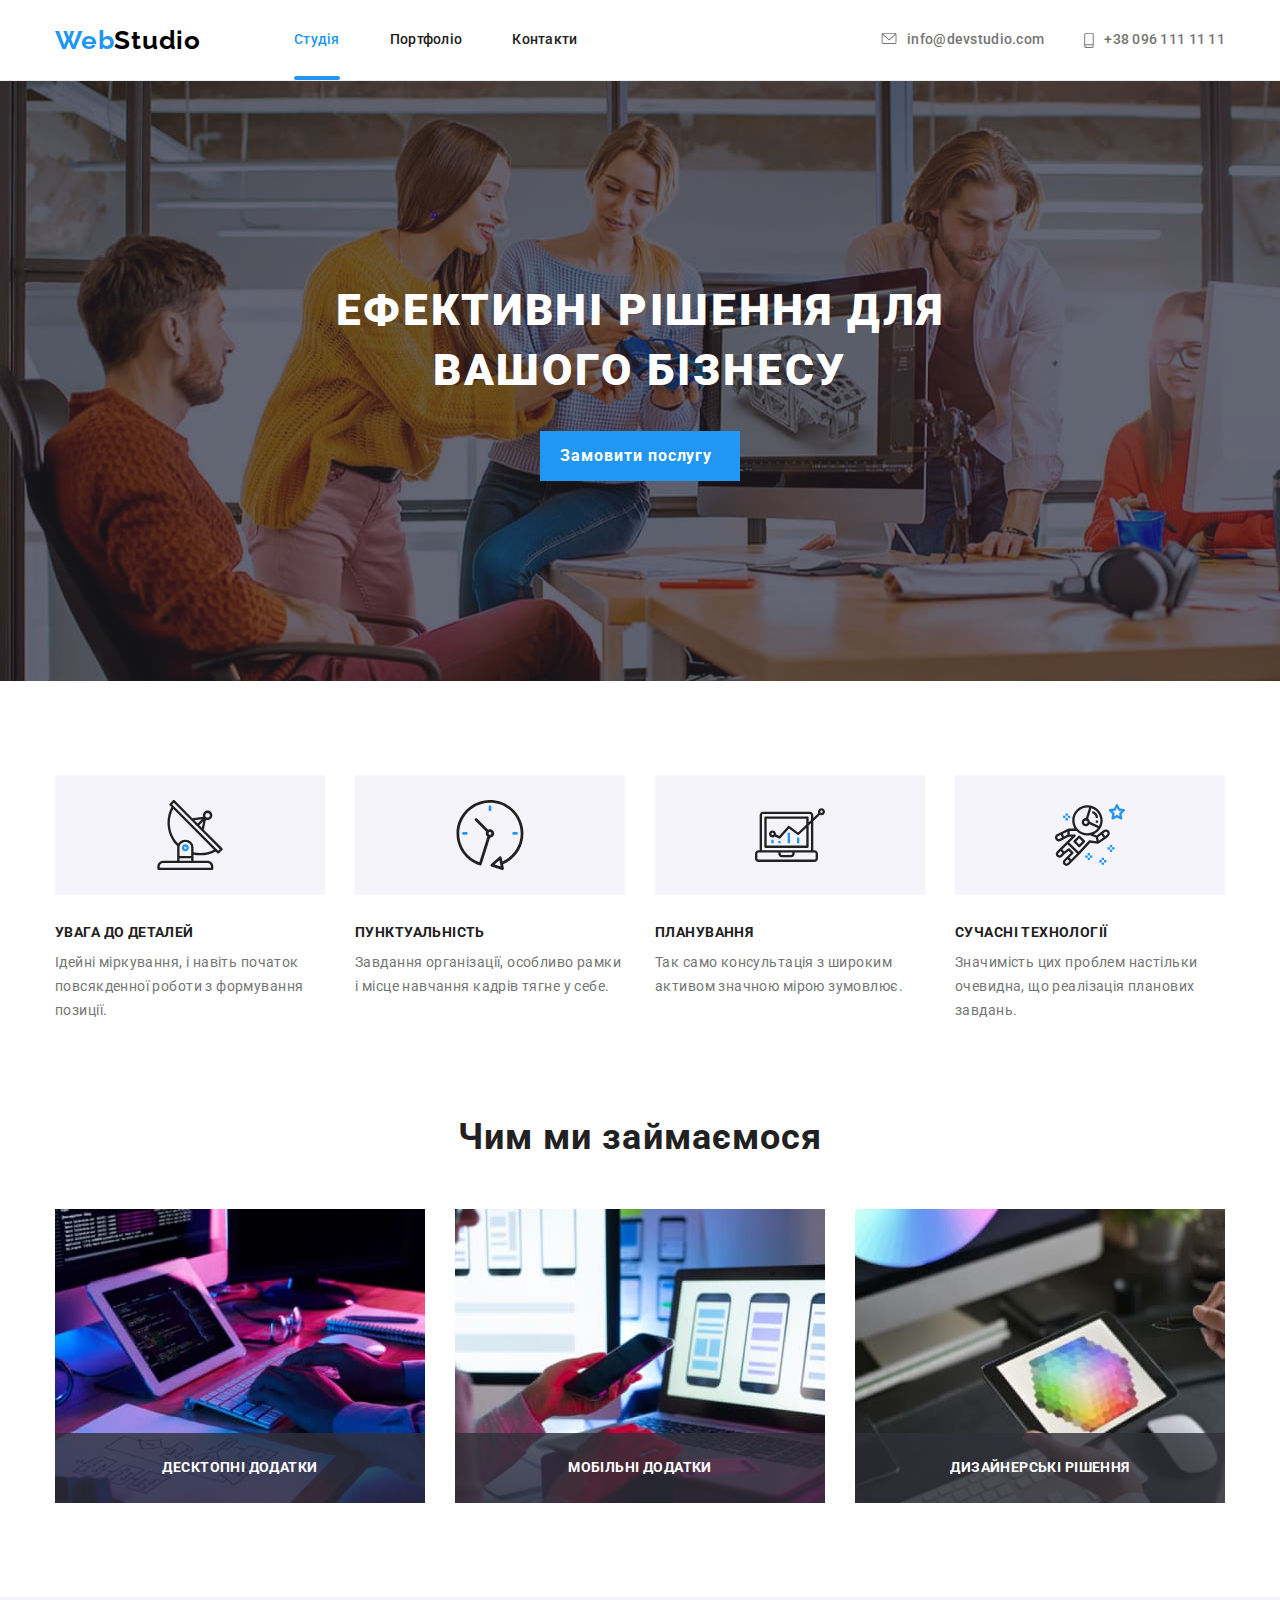
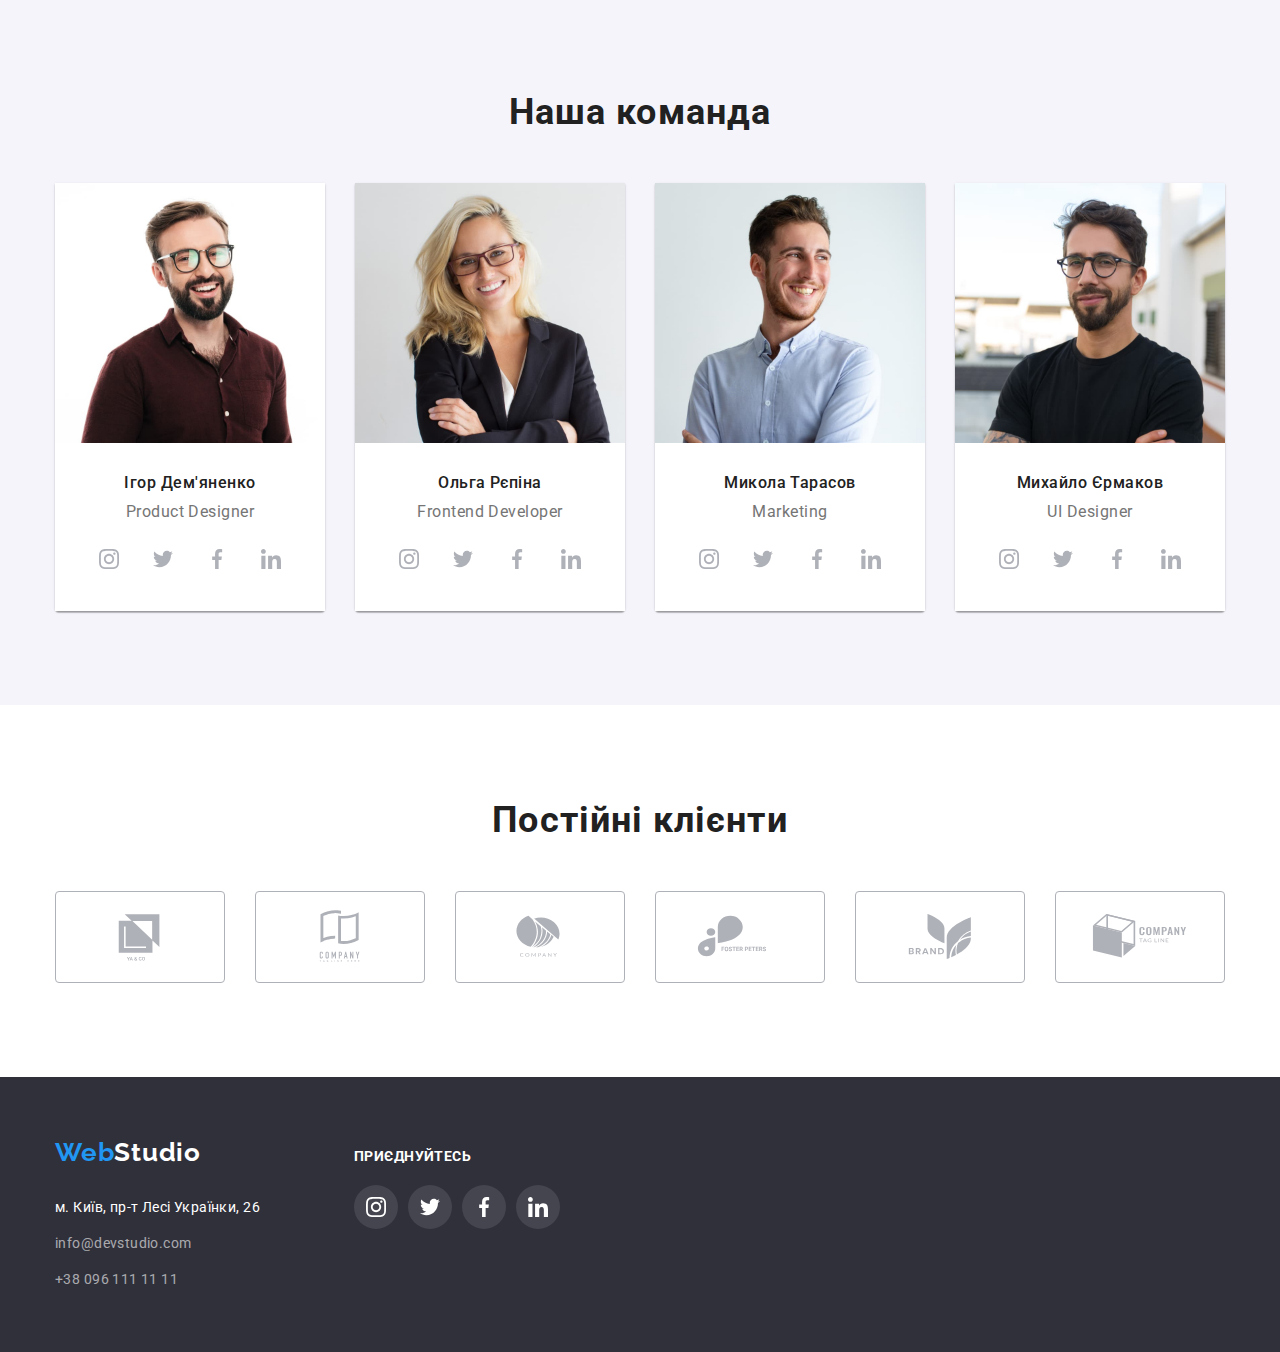
<file: index.html>
<!DOCTYPE html>
<html lang="uk">
<head>
    <meta charset="UTF-8">
    <meta http-equiv="X-UA-Compatible" content="IE=edge">
    <meta name="viewport" content="width=device-width, initial-scale=1.0">
    <title>WebStudio</title>
    <link rel="preconnect" href="https://fonts.googleapis.com">
    <link rel="preconnect" href="https://fonts.gstatic.com" crossorigin>
    <link href="https://fonts.googleapis.com/css2?family=Raleway:wght@700&family=Roboto:wght@400;500;700;900&display=swap" rel="stylesheet">
    <link rel="stylesheet" href="https://cdnjs.cloudflare.com/ajax/libs/modern-normalize/1.1.0/modern-normalize.min.css">
    <link rel="stylesheet" href="./css/styles.css">
</head>
<body>
    <header class="header">
        <div class="container header-container">
            <nav class="menu">
                <a href="./index.html" class="logo link"><span class="logo first-part-logo">Web</span>Studio</a>
                <ul class="list menu-nav">
                    <li class="menu-item">
                        <a href="./index.html" class="link menu-link active">Студія</a>
                    </li>
                    <li class="menu-item">
                        <a href="./portfolio.html"class="link menu-link">Портфоліо</a>
                    </li>
                    <li class="menu-item">
                        <a href=""class="link  menu-link">Контакти</a>
                    </li>
                </ul>
            </nav>
            <ul class="list header-contact">
                <li class="header-contact-item">
                    <a href="mailto:info@devstudio.com" class="link contact-mail">
                        <svg class="header-icon" width="16" height="12">
                            <use href="./images/icons.svg#icon-envelope" class="header-icon-link"></use>
                        </svg>
                        <span class="header-contacts">info@devstudio.com</span> 
                    </a>
                </li>
                <li class="header-contact-item">
                    <a href="tel:+380961111111" class="link contact-tel">
                        <svg class="header-icon" width="10" height="16">
                            <use href="./images/icons.svg#icon-smartphone" class="header-icon-link"></use>
                        </svg>
                        <span class="header-contacts">+38 096 111 11 11</span> 
                    </a>
                </li>
            </ul>
      
        </div>
    </header>
    <main>
        <section class="hero">
            <div class="container">
                <h1 class="main-title">Ефективні рішення для вашого бізнесу</h1>
                <button type ="button" class="order-btn" data-modal-open>Замовити послугу</button>  
            </div>
        </section>
        <section class="advantages">
            <div class="container">
                <h2 class="visually-hidden">Наші переваги</h2>
                <ul class="list advantages-list">
                    <li class="advantages-item">
                        <div class="advantages-icons">
                            <svg class="advantages-icon" width="70" height="70">
                                <use href="./images/icons.svg#icon-antenna" class="advantages-icon-link"></use>
                            </svg>
                        </div>
                        <h3 class="main-advantages">УВАГА ДО ДЕТАЛЕЙ</h3>
                        <p class="text-advantages">Ідейні міркування, і навіть початок повсякденної роботи з формування позиції.</p>
                    </li>
                    <li class="advantages-item">
                        <div class="advantages-icons">
                            <svg class="advantages-icon" width="70" height="70">
                                <use href="./images/icons.svg#icon-clock" class="advantages-icon-link"></use>
                            </svg>
                        </div>
                        <h3 class="main-advantages">ПУНКТУАЛЬНІСТЬ</h3>
                        <p class="text-advantages">Завдання організації, особливо рамки і місце навчання кадрів тягне у себе.</p>
                    </li>
                    <li class="advantages-item">
                        <div class="advantages-icons">
                            <svg class="advantages-icon" width="70" height="70">
                                <use href="./images/icons.svg#icon-diagram" class="advantages-icon-link"></use>
                            </svg>
                        </div>
                        <h3 class="main-advantages">ПЛАНУВАННЯ</h3>
                        <p class="text-advantages">Так само консультація з широким активом значною мірою зумовлює.</p>
                    </li>
                    <li class="advantages-item">
                        <div class="advantages-icons">
                            <svg class="advantages-icon" width="70" height="70">
                                <use href="./images/icons.svg#icon-astronaut" class="advantages-icon-link"></use>
                            </svg>
                        </div>
                        <h3 class="main-advantages">СУЧАСНІ ТЕХНОЛОГІЇ</h3>
                        <p class="text-advantages">Значимість цих проблем настільки очевидна, що реалізація планових завдань.</p>
                    </li>
                </ul>
            </div>
        </section>
        <section class="about">
            <div class="container">
                <h2 class="title">Чим ми займаємося</h2>
                <ul class="list about-list">
                    <li class="about-item">
                        <img src="./images/about-work-1.jpg" alt="людина працює над розробкою проекту" width="370" height="294">
                        <div class="about-inscription">
                            <h3 class="about-inscription-text">Десктопні додатки</h3>
                        </div>
                    </li>
                    <li class="about-item">
                        <img src="./images/about-work-2.jpg" alt="людина працює над розробкою проекту" width="370" height="294">
                        <div class="about-inscription">
                            <h3 class="about-inscription-text">Мобільні додатки</h3>
                        </div>
                    </li>
                    <li class="about-item">
                        <img src="./images/about-work-3.jpg" alt="людина працює над розробкою проекту" width="370" height="294">
                        <div class="about-inscription">
                            <h3 class="about-inscription-text">Дизайнерські рішення</h3>
                        </div>
                    </li>
                </ul>
            </div>
        </section>
        <section class="team">
            <div class="container team-container">
                <h2 class="title">Наша команда</h2>
                <ul class="list team-list">
                    <li class="team-item">
                        <img src="./images/teams-1.jpg" alt="працівник" width="270" height="260"> 
                        <div class="team-description">
                            <h3 class="team-member">Ігор Дем'яненко</h3>
                            <p lang="en" class="profession">Product Designer</p>
                            <ul class="list team-icons">
                                <li class="team-icon">
                                    <a href="" class="social-icon-link">
                                        <svg class="social-icon" width="20" height="20">
                                            <use href="./images/icons.svg#icon-instagram"></use>
                                        </svg>
                                    </a>
                                </li>
                                <li class="team-icon">
                                    <a href="" class="social-icon-link">
                                        <svg class="social-icon" width="20" height="20">
                                            <use href="./images/icons.svg#icon-twitter"></use>
                                        </svg>
                                    </a>
                                </li>
                                <li class="team-icon">
                                    <a href="" class="social-icon-link">
                                        <svg class="social-icon" width="20" height="20">
                                            <use href="./images/icons.svg#icon-facebook"></use>
                                        </svg>
                                    </a>
                                </li>
                                <li class="team-icon">
                                    <a href="" class="social-icon-link">
                                        <svg class="social-icon" width="20" height="20">
                                            <use href="./images/icons.svg#icon-linkedin"></use>
                                        </svg>
                                    </a>
                                </li>
                            </ul>
                        </div>
                    </li>
                    <li class="team-item"> <img src="./images/teams-2.jpg" alt="працівник" width="270" height="260"> 
                        <div class="team-description">
                            <h3 class="team-member">Ольга Рєпіна</h3>
                            <p lang="en" class="profession">Frontend Developer</p>
                            <ul class="list team-icons">
                                <li class="team-icon">
                                    <a href="" class="social-icon-link link">
                                        <svg class="social-icon" width="20" height="20">
                                            <use href="./images/icons.svg#icon-instagram"></use>
                                        </svg>
                                    </a>
                                </li>
                                <li class="team-icon">
                                    <a href="" class="social-icon-link link">
                                        <svg class="social-icon" width="20" height="20">
                                            <use href="./images/icons.svg#icon-twitter"></use>
                                        </svg>
                                    </a>
                                </li>
                                <li class="team-icon">
                                    <a href="" class="social-icon-link link">
                                        <svg class="social-icon" width="20" height="20">
                                            <use href="./images/icons.svg#icon-facebook"></use>
                                        </svg>
                                    </a>
                                </li>
                                <li class="team-icon">
                                    <a href="" class="social-icon-link link">
                                        <svg class="social-icon" width="20" height="20">
                                            <use href="./images/icons.svg#icon-linkedin"></use>
                                        </svg>
                                    </a>
                                </li>
                            </ul>
                        </div>
                    </li>
                    <li class="team-item"> <img src="./images/teams-3.jpg" alt="працівник" width="270" height="260"> 
                        <div class="team-description">
                            <h3 class="team-member">Микола Тарасов</h3>
                            <p lang="en" class="profession">Marketing</p>
                            <ul class="list team-icons">
                                <li class="team-icon">
                                    <a href="" class="social-icon-link link">
                                        <svg class="social-icon" width="20" height="20">
                                            <use href="./images/icons.svg#icon-instagram"></use>
                                        </svg>
                                    </a>
                                </li>
                                <li class="team-icon">
                                    <a href="" class="social-icon-link link">
                                        <svg class="social-icon" width="20" height="20">
                                            <use href="./images/icons.svg#icon-twitter"></use>
                                        </svg>
                                    </a>
                                </li>
                                <li class="team-icon">
                                    <a href="" class="social-icon-link link">
                                        <svg class="social-icon" width="20" height="20">
                                            <use href="./images/icons.svg#icon-facebook"></use>
                                        </svg>
                                    </a>
                                </li>
                                <li class="team-icon">
                                    <a href="" class="social-icon-link link">
                                        <svg class="social-icon" width="20" height="20">
                                            <use href="./images/icons.svg#icon-linkedin"></use>
                                        </svg>
                                    </a>
                                </li>
                            </ul>
                        </div>
                    </li>
                    <li class="team-item"> <img src="./images/teams-4.jpg" alt="працівник" width="270" height="260"> 
                        <div class="team-description">
                            <h3 class="team-member">Михайло Єрмаков</h3>
                            <p lang="en" class="profession">UI Designer</p>
                            <ul class="list team-icons">
                                <li class="team-icon">
                                    <a href="" class="social-icon-link link">
                                        <svg class="social-icon" width="20" height="20">
                                            <use href="./images/icons.svg#icon-instagram"></use>
                                        </svg>
                                    </a>
                                </li>
                                <li class="team-icon">
                                    <a href="" class="social-icon-link link">
                                        <svg class="social-icon" width="20" height="20">
                                            <use href="./images/icons.svg#icon-twitter"></use>
                                        </svg>
                                    </a>
                                </li>
                                <li class="team-icon">
                                    <a href="" class="social-icon-link link">
                                        <svg class="social-icon" width="20" height="20">
                                            <use href="./images/icons.svg#icon-facebook"></use>
                                        </svg>
                                    </a>
                                </li>
                                <li class="team-icon">
                                    <a href="" class="social-icon-link link">
                                        <svg class="social-icon" width="20" height="20">
                                            <use href="./images/icons.svg#icon-linkedin"></use>
                                        </svg>
                                    </a>
                                </li>
                            </ul>
                        </div>
                    </li>
                </ul>
            </div>
        </section>  
        <section class="clients">
            <div class="container">
                <h2 class="title">Постійні клієнти</h2>
                <ul class="list clients-list">
                    <li class="clients-item">
                        <a href="" class="clients-link link">
                            <svg width="106" height="60" class="client-icon">
                                <use href="./images/icons.svg#icon-clien-1"></use>
                            </svg>
                        </a>
                    </li>
                    <li class="clients-item">
                        <a href="" class="clients-link link">
                            <svg width="106" height="60" class="client-icon">
                                <use href="./images/icons.svg#icon-clien-2"></use>
                            </svg>
                        </a>
                    </li>
                    <li class="clients-item">
                        <a href="" class="clients-link link">
                            <svg width="106" height="60" class="client-icon">
                                <use href="./images/icons.svg#icon-clien-3"></use>
                            </svg>
                        </a>
                    </li>
                    <li class="clients-item">
                        <a href="" class="clients-link link">
                            <svg width="106" height="60" class="client-icon">
                                <use href="./images/icons.svg#icon-clien-4"></use>
                            </svg>
                        </a>
                    </li>
                    <li class="clients-item">
                        <a href="" class="clients-link link">
                            <svg width="106" height="60" class="client-icon">
                                <use href="./images/icons.svg#icon-clien-5"></use>
                            </svg>
                        </a>
                    </li>
                    <li class="clients-item">
                        <a href="" class="clients-link link">
                            <svg width="106" height="60" class="client-icon">
                                <use href="./images/icons.svg#icon-clien-6"></use>
                            </svg>
                        </a>
                    </li>
                </ul>
            </div>
        </section> 
    </main>
    <footer class="footer">
        <div class="container footer-container">
            <div class="footer-container-address">
                <a href="./index.html" class="logo link footer-logo"><span class="logo first-part-logo">Web</span>Studio</a>
                <address>
                    <ul class="list footer-list">
                        <li class="footer-list-item">
                            <a  class="footer-contact footer-address link" href="https://goo.gl/maps/4M67iS6wRBERWRYY8" target="_blank" rel="noopener noreferrer">м. Київ, пр-т Лесі Українки, 26</a>
                        </li>
                        <li class="footer-list-item">
                            <a  class="footer-contact footer-mail link" href="mailto:info@devstudio.com">info@devstudio.com</a>
                        </li>
                        <li>
                            <a  class="footer-contact footer-tel link" href="tel:+380961111111">+38 096 111 11 11</a>
                        </li>
                    </ul>
                </address>
            </div>
            <div class="footer-join">
                <h3 class="join">приєднуйтесь</h3>
                <ul class="list footer-icons-list">
                    <li class="footer-icon">
                        <a href="" class="footer-icon-link link">
                            <svg class="footer-social-icon" width="20" height="20">
                                <use href="./images/icons.svg#icon-instagram"></use>
                            </svg>
                        </a>
                    </li>
                    <li class="footer-icon">
                        <a href="" class="footer-icon-link link">
                            <svg class="footer-social-icon" width="20" height="20">
                                <use href="./images/icons.svg#icon-twitter"></use>
                            </svg>
                        </a>
                    </li>
                    <li class="footer-icon">
                        <a href="" class="footer-icon-link link">
                            <svg class="footer-social-icon" width="20" height="20">
                                <use href="./images/icons.svg#icon-facebook"></use>
                            </svg>
                        </a>
                    </li>
                    <li class="footer-icon">
                        <a href="" class="footer-icon-link link">
                            <svg class="footer-social-icon" width="20" height="20">
                                <use href="./images/icons.svg#icon-linkedin"></use>
                            </svg>
                        </a>
                    </li>
                </ul>
            </div>
        </div>
    </footer>
    <div class="backdrop is-hidden" data-modal>
        <div class="modal">
            <button type="button" class="modal-btn" data-modal-close>
                <svg class="modal-btn-icon" width="18" height="18">
                    <use href="./images/icons.svg#icon-close-btn"></use>
                </svg>
            </button>
        </div>
    </div>
    <script src="./modal.js"></script>
</body>
</html>
</file>
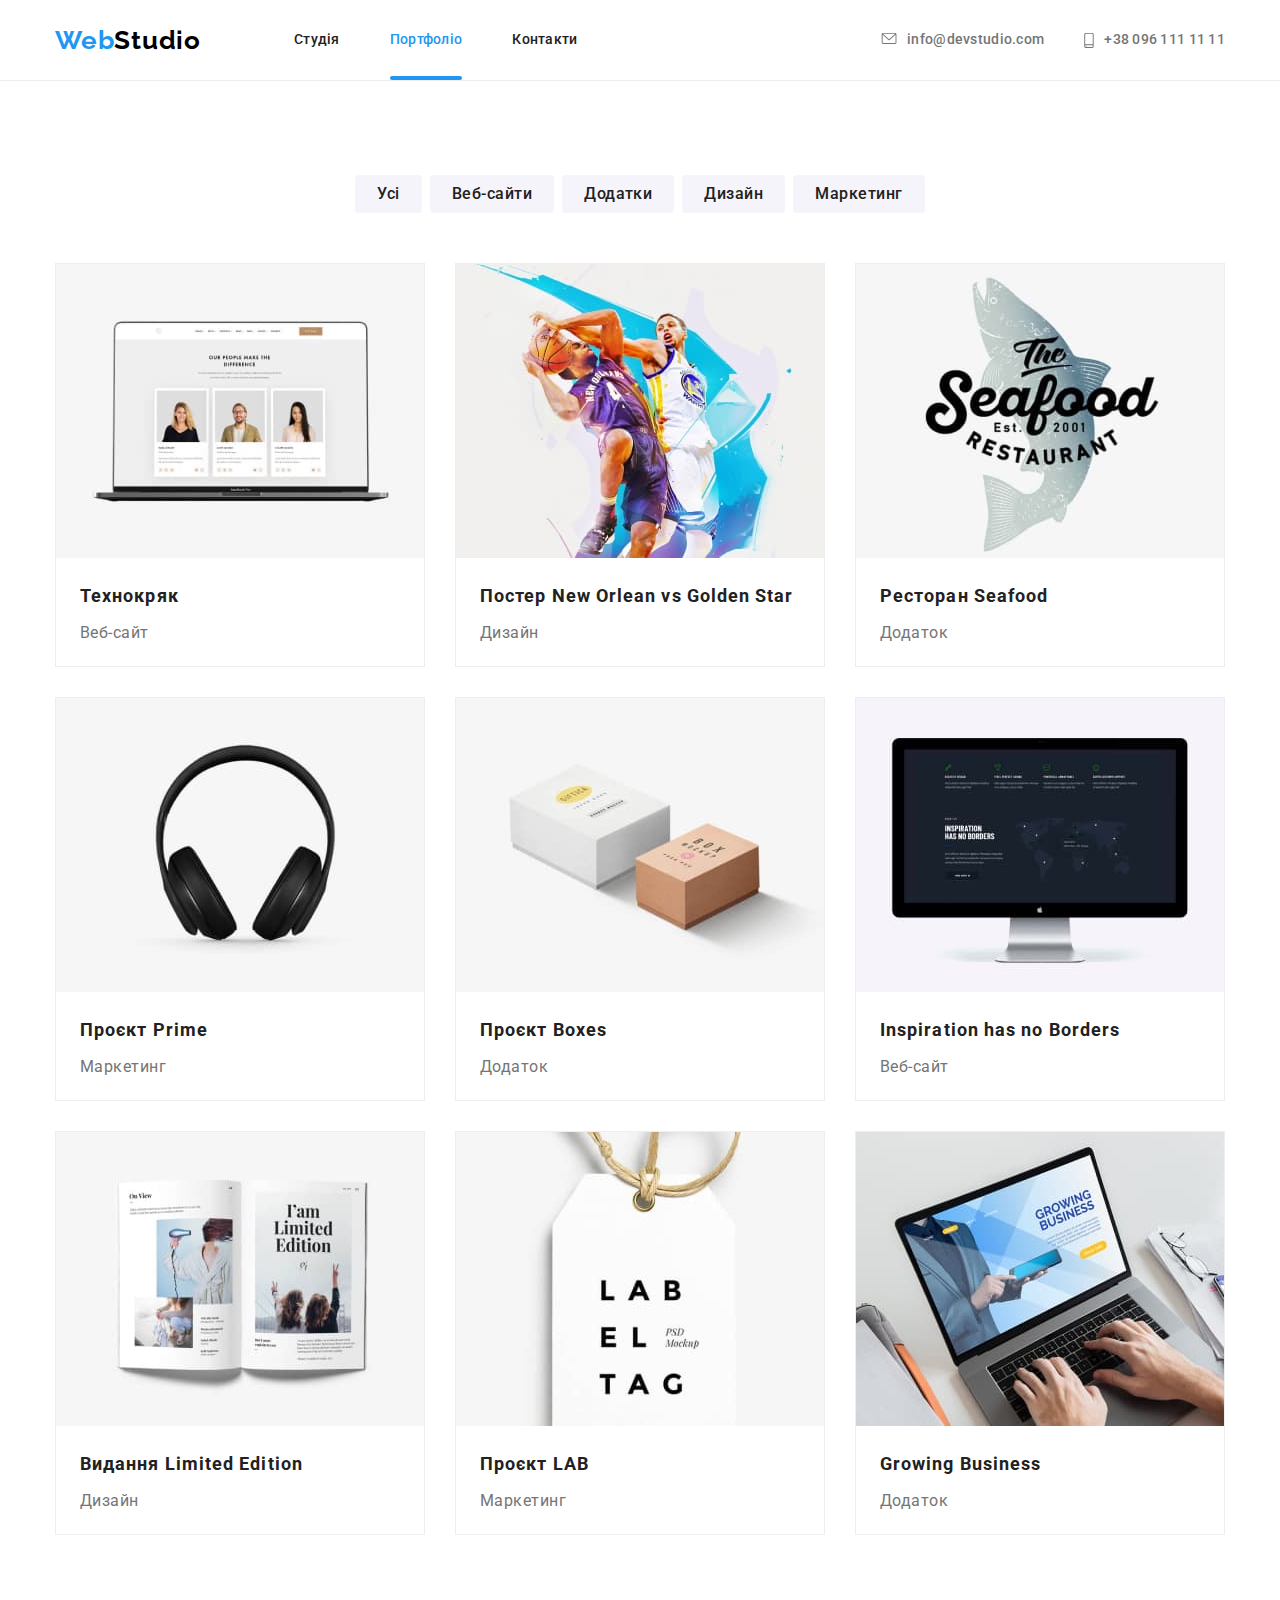
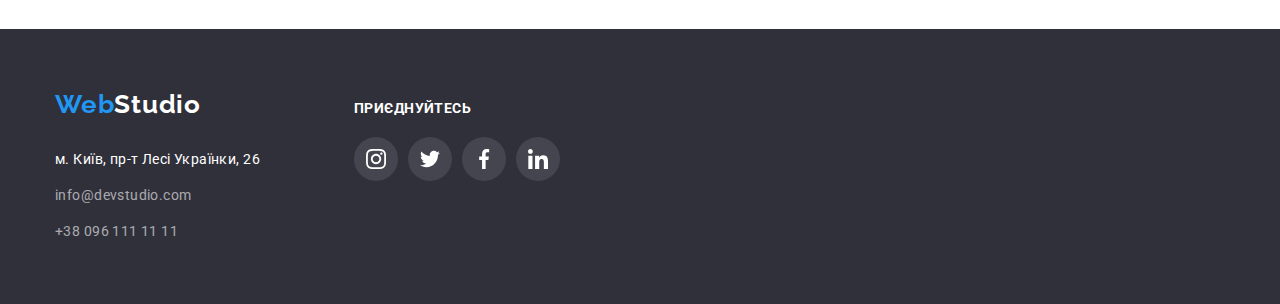
<file: portfolio.html>
<!DOCTYPE html>
<html lang="uk">
<head>
    <meta charset="UTF-8">
    <meta http-equiv="X-UA-Compatible" content="IE=edge">
    <meta name="viewport" content="width=device-width, initial-scale=1.0">
    <title>WebStudio Portfolio</title>
    <link rel="preconnect" href="https://fonts.googleapis.com">
    <link rel="preconnect" href="https://fonts.gstatic.com" crossorigin>
    <link href="https://fonts.googleapis.com/css2?family=Raleway:wght@700&family=Roboto:wght@400;500;700;900&display=swap" rel="stylesheet">
    <link rel="stylesheet" href="https://cdnjs.cloudflare.com/ajax/libs/modern-normalize/1.1.0/modern-normalize.min.css">
    <link rel="stylesheet" href="./css/styles.css">
</head>
<body>
    <header class="header">
        <div class="container header-container">
            <nav class="menu">
                <a href="./index.html" class="logo link"><span class="logo first-part-logo">Web</span>Studio</a>
                <ul class="list menu-nav">
                    <li class="menu-item">
                        <a href="./index.html" class="link menu-link">Студія</a>
                    </li>
                    <li class="menu-item">
                        <a href="./portfolio.html"class="link menu-link active">Портфоліо</a>
                    </li>
                    <li class="menu-item">
                        <a href=""class="link  menu-link">Контакти</a>
                    </li>
                </ul>
            </nav>
            <ul class="list header-contact">
                <li class="header-contact-item">
                    <a href="mailto:info@devstudio.com" class="link contact-mail">
                        <svg class="header-icon" width="16" height="12">
                            <use href="./images/icons.svg#icon-envelope" class="header-icon-link"></use>
                        </svg>
                        <span class="header-contacts">info@devstudio.com</span> 
                    </a>
                </li>
                <li class="header-contact-item">
                    <a href="tel:+380961111111" class="link contact-tel">
                        <svg class="header-icon" width="10" height="16">
                            <use href="./images/icons.svg#icon-smartphone" class="header-icon-link"></use>
                        </svg>
                        <span class="header-contacts">+38 096 111 11 11</span> 
                    </a>
                </li>
            </ul>
        </div>
    </header>
    <main>
        <section class="page-portfolio">
            <div class="container">
                <ul class="list filters">
                    <li class="filters-item">
                        <button type="button" class="filter">Усі</button>
                    </li>
                    <li class="filters-item">
                        <button type="button" class="filter">Веб-сайти</button>
                    </li>
                    <li class="filters-item">
                        <button type="button" class="filter">Додатки</button>
                    </li>
                    <li class="filters-item">
                        <button type="button" class="filter">Дизайн</button>
                    </li>
                    <li class="filters-item">
                        <button type="button" class="filter">Маркетинг</button>
                    </li>
                </ul>
                <ul class="list portfolio">
                    <li class="portfolio-items">
                        <a href="" class ="link portfolio-item">
                            <div class="portfolio-thumb">
                                <img src="./images/portfolio-1.jpg" alt="профайли людей на моніторі" width ="370" height="294">
                                <div class="portfolio-item-info">
                                    <p class="portfolio-item-text">Ресурс пропонує комплексні пропозиції з різним рівнем функціоналу та сервісів. Все це дозволить відвідувачу отримати вичерпні відомості про компанію чи приватну особу.</p>
                                </div>
                            </div>
                            <div class="portfolio-description">
                                <h3 class ="portfolio-name">Технокряк</h3>
                                <p class ="portfolio-filter">Веб-сайт</p>
                            </div>
                        </a>
                    </li>
                    <li class="portfolio-items">
                        <a href="" class ="link portfolio-item">
                            <div class="portfolio-thumb">
                                <img src="./images/portfolio-2.jpg" alt="два чоловіка грають в баскетбол" width ="370" height="294">
                                <div class="portfolio-item-info">
                                    <p class="portfolio-item-text">Ресурс пропонує комплексні пропозиції з різним рівнем функціоналу та сервісів. Все це дозволить відвідувачу отримати вичерпні відомості про компанію чи приватну особу.</p>
                                </div>
                            </div>
                            <div class="portfolio-description">
                                <h3 class ="portfolio-name">Постер New Orlean vs Golden Star</h3>
                                <p class ="portfolio-filter">Дизайн</p>
                            </div>
                        </a>
                    </li>
                    <li class="portfolio-items">
                        <a href="" class ="link portfolio-item">
                            <div class="portfolio-thumb">
                                <img src="./images/portfolio-3.jpg" alt="логотип рибного ресторану" width ="370" height="294">
                                <div class="portfolio-item-info">
                                    <p class="portfolio-item-text">Ресурс пропонує комплексні пропозиції з різним рівнем функціоналу та сервісів. Все це дозволить відвідувачу отримати вичерпні відомості про компанію чи приватну особу.</p>
                                </div>
                            </div>
                            <div class="portfolio-description">
                                <h3 class ="portfolio-name">Ресторан Seafood</h3>
                                <p class ="portfolio-filter">Додаток</p>
                            </div>
                        </a>  
                    </li>
                    <li class="portfolio-items">
                        <a href="" class ="link portfolio-item">
                            <div class="portfolio-thumb">
                                <img src="./images/portfolio-4.jpg" alt="навушники" width ="370" height="294">
                                <div class="portfolio-item-info">
                                    <p class="portfolio-item-text">Ресурс пропонує комплексні пропозиції з різним рівнем функціоналу та сервісів. Все це дозволить відвідувачу отримати вичерпні відомості про компанію чи приватну особу.</p>
                                </div>
                            </div>
                            <div class="portfolio-description">
                                <h3 class ="portfolio-name">Проєкт Prime</h3>
                                <p class ="portfolio-filter">Маркетинг</p>
                            </div>
                        </a>
                    </li>
                    <li class="portfolio-items">
                        <a href="" class ="link portfolio-item">
                            <div class="portfolio-thumb">
                                <img src="./images/portfolio-5.jpg" alt="дві коробки" width ="370" height="294">
                                <div class="portfolio-item-info">
                                    <p class="portfolio-item-text">Ресурс пропонує комплексні пропозиції з різним рівнем функціоналу та сервісів. Все це дозволить відвідувачу отримати вичерпні відомості про компанію чи приватну особу.</p>
                                </div>
                            </div>
                            <div class="portfolio-description">
                                <h3 class ="portfolio-name">Проєкт Boxes</h3>
                                <p class ="portfolio-filter">Додаток</p>
                            </div>
                        </a>
                    </li>
                    <li class="portfolio-items">
                        <a href="" class ="link portfolio-item">
                            <div class="portfolio-thumb">
                                <img src="./images/portfolio-6.jpg" alt="монітор с відкритою програмою" width ="370" height="294">
                                <div class="portfolio-item-info">
                                    <p class="portfolio-item-text">Ресурс пропонує комплексні пропозиції з різним рівнем функціоналу та сервісів. Все це дозволить відвідувачу отримати вичерпні відомості про компанію чи приватну особу.</p>
                                </div>
                            </div>
                            <div class="portfolio-description">
                                <h3 class ="portfolio-name" lang="en">Inspiration has no Borders</h3>
                                <p class ="portfolio-filter">Веб-сайт</p>
                            </div>
                        </a>
                    </li>
                    <li class="portfolio-items">
                        <a href="" class ="link portfolio-item">
                            <div class="portfolio-thumb">
                                <img src="./images/portfolio-7.jpg" alt="гянцевий журнал" width ="370" height="294">
                                <div class="portfolio-item-info">
                                    <p class="portfolio-item-text">Ресурс пропонує комплексні пропозиції з різним рівнем функціоналу та сервісів. Все це дозволить відвідувачу отримати вичерпні відомості про компанію чи приватну особу.</p>
                                </div>
                            </div>
                            <div class="portfolio-description">
                                <h3 class ="portfolio-name">Видання Limited Edition</h3>
                                <p class ="portfolio-filter">Дизайн</p>
                            </div>
                        </a>
                    </li>
                    <li class="portfolio-items">
                        <a href="" class ="link portfolio-item">
                            <div class="portfolio-thumb">
                                <img src="./images/portfolio-8.jpg" alt="бірка" width ="370" height="294">
                                <div class="portfolio-item-info">
                                    <p class="portfolio-item-text">Ресурс пропонує комплексні пропозиції з різним рівнем функціоналу та сервісів. Все це дозволить відвідувачу отримати вичерпні відомості про компанію чи приватну особу.</p>
                                </div>
                            </div>
                            <div class="portfolio-description">
                                <h3 class ="portfolio-name">Проєкт LAB</h3>
                                <p class ="portfolio-filter">Маркетинг</p>    
                            </div>
                        </a>
                    </li>
                    <li class="portfolio-items">
                        <a href="" class ="link portfolio-item">
                            <div class="portfolio-thumb">
                                <img src="./images/portfolio-9.jpg" alt="людина працює за ноутбуком" width ="370" height="294">
                                <div class="portfolio-item-info">
                                    <p class="portfolio-item-text">Ресурс пропонує комплексні пропозиції з різним рівнем функціоналу та сервісів. Все це дозволить відвідувачу отримати вичерпні відомості про компанію чи приватну особу.</p>
                                </div>
                            </div>
                            <div class="portfolio-description">
                                <h3 class ="portfolio-name" lang="en">Growing Business</h3>
                                <p class ="portfolio-filter">Додаток</p>
                            </div>
                        </a>
                    </li>
                </ul>    
            </div>
        </section>
    </main>
    <footer class="footer">
        <div class="container footer-container">
            <div class="footer-container-address">
                <a href="./index.html" class="logo link footer-logo"><span class="logo first-part-logo">Web</span>Studio</a>
                <address>
                    <ul class="list footer-list">
                        <li class="footer-list-item">
                            <a  class="footer-contact footer-address link" href="https://goo.gl/maps/4M67iS6wRBERWRYY8" target="_blank" rel="noopener noreferrer">м. Київ, пр-т Лесі Українки, 26</a>
                        </li>
                        <li class="footer-list-item">
                            <a  class="footer-contact footer-mail link" href="mailto:info@devstudio.com">info@devstudio.com</a>
                        </li>
                        <li>
                            <a  class="footer-contact footer-tel link" href="tel:+380961111111">+38 096 111 11 11</a>
                        </li>
                    </ul>
                </address>
            </div>
            <div class="footer-join">
                <h3 class="join">приєднуйтесь</h3>
                <ul class="list footer-icons-list">
                    <li class="footer-icon">
                        <a href="" class="footer-icon-link link">
                            <svg class="footer-social-icon" width="20" height="20">
                                <use href="./images/icons.svg#icon-instagram"></use>
                            </svg>
                        </a>
                    </li>
                    <li class="footer-icon">
                        <a href="" class="footer-icon-link link">
                            <svg class="footer-social-icon" width="20" height="20">
                                <use href="./images/icons.svg#icon-twitter"></use>
                            </svg>
                        </a>
                    </li>
                    <li class="footer-icon">
                        <a href="" class="footer-icon-link link">
                            <svg class="footer-social-icon" width="20" height="20">
                                <use href="./images/icons.svg#icon-facebook"></use>
                            </svg>
                        </a>
                    </li>
                    <li class="footer-icon">
                        <a href="" class="footer-icon-link link">
                            <svg class="footer-social-icon" width="20" height="20">
                                <use href="./images/icons.svg#icon-linkedin"></use>
                            </svg>
                        </a>
                    </li>
                </ul>
            </div>
        </div>
    </footer>
</body>
</html>
</file>
<file: css/styles.css>
:root {
    --primary-color:#212121;
    --secondary-color:#757575;
    --accent-color: #2196F3;
    --main-font: Roboto, sans-serif;
    --logo-font: Raleway, sans-serif;
}

body {
    font-family: var(--main-font);
    color: var(--primary-color);
    
}

/* ========GENERAL PROPERTIES======== */

h1, h2, h3, h4, h5, h6, p {
    margin-top: 0;
    margin-bottom: 0;
}

ul, ol {
    margin-top: 0;
    margin-bottom: 0;
    padding-left: 0;
}

img {
    display: block;
}

.link {
    text-decoration: none;
}

.list {
    list-style: none;
}

.container {
    width: 1200px;
    margin-left: auto;
    margin-right: auto;
    padding-left: 15px;
    padding-right: 15px;
}

.footer {
    background-color: #2F303A;
}

.title {
    margin-bottom: 50px;
    font-size: 36px;
    line-height: 1.17;
    text-align: center;
    letter-spacing: 0.03em;
}

section {
    padding-top: 94px;
    padding-bottom: 94px;
}
/* ========HEADER======== */
.header {
    border-bottom: 1px solid #ECECEC;
}

.header-container {
    display: flex; 
}

.menu {
    display: flex;
}

.menu-nav {
    display: flex;
    margin-left: 93px;
    align-items: center;
    justify-content: space-between;
}

.menu-item:not(:first-child) {
    margin-left: 50px;
}

.menu-link {
    position: relative;
    display: block;
    padding-top: 32px;
    padding-bottom: 32px; 
    font-weight: 500;
    font-size: 14px;
    line-height: 1.14;
    letter-spacing: 0.02em;
    color: inherit;
    transition: color 250ms cubic-bezier(0.4, 0, 0.2, 1);
}

.contact-mail,
.contact-tel {
    display: flex;
    justify-content: center;
    font-weight: 500;
    font-size: 14px;
    line-height: 1.14;
    letter-spacing: 0.02em;
    color: var(--secondary-color);
    fill: var(--secondary-color);
    transition: color 250ms cubic-bezier(0.4, 0, 0.2, 1);
}

.menu-link:hover,
.menu-link:focus, 
.contact-mail:hover,
.contact-mail:focus,
.contact-tel:hover,
.contact-tel:focus {
    color: var(--accent-color);
}

.header-icon {
    transition: fill 250ms cubic-bezier(0.4, 0, 0.2, 1);
}

.contact-tel:hover .header-icon,
.contact-tel:focus .header-icon,
.contact-mail:hover .header-icon,
.contact-mail:focus .header-icon {
    fill: var(--accent-color);
}

.header-contact {
    display: flex;
    margin-left: auto;
    align-items: center;
}

.header-contacts {
    display: block;
    margin-left: 10px;
}
.header-contact-item:last-child {
    margin-left: 40px;
}

.logo {
    align-self: center;
    font-family: var(--logo-font);
    font-weight: 700;
    font-size: 26px;
    line-height: 1.19;
    letter-spacing: 0.03em;
    color: #000000;

}

.first-part-logo {
    color: var(--accent-color);

}

.active {
    color: var(--accent-color);
}

.active::after {
    position: absolute;
    bottom: 0;
    left: 0;
    content: "";
    display: block;
    width: 100%;
    height: 4px;
    background-color: var(--accent-color);
    border-radius: 2px;
}
/* ========HERO======== */

.hero {
    background-image: linear-gradient(
        rgba(47, 48, 58, 0.4), 
        rgba(47, 48, 58, 0.4)
    ),
    url(../images/hero.jpg);
    background-size: cover;
    background-color: #C4C4C4;
    max-width: 1600px;
    margin-left: auto;
    margin-right: auto;
    padding-top: 200px;
    padding-bottom: 200px;
}

.main-title {
    margin-left: auto;
    margin-right: auto;
    margin-bottom: 30px;
    max-width: 696px;
    font-weight: 900;
    font-size: 44px;
    line-height: 1.36;
    text-align: center;
    letter-spacing: 0.06em;
    text-transform: uppercase;
    color: #FFFFFF;
}

.order-btn {
    min-width: 200px;
    margin-left: auto;
    margin-right: auto;
    padding: 10px 20px;
    border: none;
    font-family: inherit;
    font-weight: 700;
    font-size: 16px;
    line-height: 1.88;
    display: flex;
    align-items: center;
    text-align: center;
    letter-spacing: 0.06em;
    color: #FFFFFF;
    background-color: var(--accent-color);
    cursor: pointer;
    transition: background-color 250ms cubic-bezier(0.4, 0, 0.2, 1);
}

.order-btn:hover,
.order-btn:focus {
    background-color: #188CE8;
}

/* ========ADVANTAGES======== */

.visually-hidden {
    position: absolute;
    width: 1px;
    height: 1px;
    margin: -1px;
    border: 0;
    padding: 0;
    
    white-space: nowrap;
    clip-path: inset(100%);
    clip: rect(0 0 0 0);
    overflow: hidden;
}

.advantages-icons {
    display: flex;
    justify-content: center;
    align-items: center;
    width: 270px;
    height: 120px;
    background-color: #F5F4FA;
    margin-bottom: 30px;
    
}
.advantages-icon {
    display: block; 
}

.advantages-list {
    display: flex;
}

.advantages-item {
    width: 270px;
}

.advantages-item:not(:first-child) {
    margin-left: 30px;
}

.main-advantages {
    margin-bottom: 10px;
    font-size: 14px;
    line-height: 1.14;
    letter-spacing: 0.03em;
    text-transform: uppercase;
}

.text-advantages {
    font-weight: 400;
    font-size: 14px;
    line-height: 1.71;
    letter-spacing: 0.03em;
    color: var(--secondary-color);
}

/* ========ABOUT======== */
.about {
    padding-top: 0;
}

.about-list {
    display: flex;
    flex-wrap: wrap;
    margin-left: -30px;
    margin-bottom: -30px;
}

.about-item {
    position: relative;
    margin-left: 30px;
    margin-bottom: 30px;
}

.about-inscription {
    position: absolute;
    left: 0;
    bottom: 0;
    width: 100%;
    padding: 27px 0px;
    background-color: rgba(47, 48, 58, 0.8);;
}

.about-inscription-text {
    font-size: 14px;
    line-height: 1.14;
    text-align: center;
    letter-spacing: 0.03em;
    text-transform: uppercase;
    color: #FFFFFF;
}

/* ========TEAM======== */

.team-list {
    display: flex;
    flex-wrap: wrap;
}

.team-item {
    border-radius: 0px 0px 4px 4px;
    box-shadow: 0px 1px 3px rgba(0, 0, 0, 0.12), 0px 1px 1px rgba(0, 0, 0, 0.14), 0px 2px 1px rgba(0, 0, 0, 0.2);
}

.team-item:not(:nth-child(4n+1)) {
    margin-left: 30px;
}

.team-description {
    background-color: #FFFFFF;
    padding-top: 30px;
    padding-bottom: 30px;
    
}

.team-member {
    text-align: center;
    font-weight: 500;
    font-size: 16px;
    line-height: 1.19;
    letter-spacing: 0.03em;
}

.team {
    background-color: #F5F4FA;
    
}

.profession {
    margin-top: 10px;
    margin-bottom: 16px;
    text-align: center;
    font-weight: 400;
    font-size: 16px;
    line-height: 1.19;
    letter-spacing: 0.03em;
    color: var(--secondary-color);
}

.team-icons {
    display: flex;
    justify-content: center;
    align-items: center;
}

.team-icon:not(:first-child) {
    margin-left: 10px;
}
.social-icon-link {
    display: flex;
    justify-content: center;
    align-items: center;
    width: 44px;
    height: 44px;
    border-radius: 50%;
    background-color: #FFFFFF;
    transition: background-color 250ms cubic-bezier(0.4, 0, 0.2, 1);
    
}

.social-icon-link:hover,
.social-icon-link:focus {
    background-color: var(--accent-color);
}

.social-icon-link:hover .social-icon,
.social-icon-link:focus .social-icon {
    fill: #FFFFFF;
}

.social-icon {
    display: block;
    fill: #AFB1B8;
    transition: fill 250ms cubic-bezier(0.4, 0, 0.2, 1);  
}

/* ========CLIENTS======== */

.clients-list {
    display: flex;
    justify-content: center;
}

.clients-item:not(:first-child) {
    margin-left: 30px;
}
.clients-link:hover,
.clients-link:focus {
    border: 1px solid var(--accent-color);
}

.clients-link {
    display: flex;
    justify-content: center;
    align-items: center;
    width: 170px;
    height: 92px;
    border: 1px solid #AFB1B8;
    border-radius: 4px;
    fill: #AFB1B8;
    transition: border 250ms cubic-bezier(0.4, 0, 0.2, 1);
}

.client-icon {
    transition: fill 250ms cubic-bezier(0.4, 0, 0.2, 1);
}

.clients-link:hover .client-icon, 
.clients-link:focus .client-icon {
    fill: var(--accent-color);
    
} 
/* ========FOOTER======== */

.footer {
    padding-top: 60px;
    padding-bottom: 60px;
}

.footer-logo {
    color: #FFFFFF;
}

.footer-container {
    display: flex;
    align-items: baseline;
}
address {
    margin-top: 28px;
}

.footer-list-item {
    margin-bottom: 12px;
}
.footer-contact {
    font-style: normal;
    font-weight: 400;
    font-size: 14px;
    line-height: 1.71;
    letter-spacing: 0.03em;
}

.footer-address {
    color: #FFFFFF;
}

.footer-mail, 
.footer-tel {
    color: rgba(255, 255, 255, 0.6);
}

.footer-join {
    margin-left: 94px;
}

.join {
    font-size: 14px;
    line-height: 1.14;
    letter-spacing: 0.03em;
    text-transform: uppercase;
    color: #FFFFFF;
}

.footer-icons-list {
    display: flex;
    margin-top: 20px;
}

.footer-icon-link {
    display: flex;
    justify-content: center;
    align-items: center;
    width: 44px;
    height: 44px;
    border-radius: 50%;
    background-color: rgba(255, 255, 255, 0.1);
    transition: background-color 250ms cubic-bezier(0.4, 0, 0.2, 1);
}

.footer-icon:not(:first-child) {
    margin-left: 10px;
}

.footer-social-icon {
    display: block;
    fill: #FFFFFF;
}

.footer-icon-link:hover,
.footer-icon-link:focus {
    background-color: var(--accent-color);
}

/* ========BACKDROP======== */

.backdrop {
    position: fixed;
    left: 0;
    top: 0;
    width: 100vw;
    height: 100vh;
    transition: opacity 500ms linear,
                visibility 500ms linear;
    background-color: rgba(0, 0, 0, 0.2);;
}

.backdrop.is-hidden {
    opacity: 0;
    visibility: hidden;
    pointer-events: none;
}

.modal {
    position: absolute;
    top: 50%;
    left: 50%;
    transform: translate(-50%, -50%) scale(1);
    width: 528px;
    height: 521px;
    background-color: #FFFFFF;
    box-shadow: 0px 1px 3px rgba(0, 0, 0, 0.12), 0px 1px 1px rgba(0, 0, 0, 0.14), 0px 2px 1px rgba(0, 0, 0, 0.2);
    border-radius: 4px;
    transition: transform 250ms linear;
}

.backdrop.is-hidden .modal {
    transform: translate(-50%, -50%) scale(0.6);
}

.modal-btn {
    position: absolute;
    display: flex;
    justify-content: center;
    align-items: center;
    top: 8px;
    right: 8px;
    width: 30px;
    height: 30px;
    background-color: #FFFFFF;
    border: 1px solid rgba(0, 0, 0, 0.1);
    border-radius: 50%;
    box-shadow: 0px 1px 3px rgba(0, 0, 0, 0.12), 0px 1px 1px rgba(0, 0, 0, 0.14), 0px 2px 1px rgba(0, 0, 0, 0.2);
    padding: 0;
    cursor: pointer;
}


/* ========PORTFOLIO======== */

.filters {
    display: flex;
    flex-wrap: wrap;
    justify-content: center;
    margin-left: -8px;
    margin-bottom: -8px;
}

.filters-item {
    margin-left: 8px;
    margin-bottom: 8px;
}

.filter {
    padding: 6px 22px;
    border: none;
    border-radius: 4px;
    font-family: inherit;
    font-weight: 500;
    font-size: 16px;
    line-height: 1.62;
    text-align: center;
    letter-spacing: 0.03em;
    color: inherit;
    background-color: #F5F4FA;
    cursor: pointer;
    transition: background-color 250ms cubic-bezier(0.4, 0, 0.2, 1),
                box-shadow 250ms cubic-bezier(0.4, 0, 0.2, 1),
                color 250ms cubic-bezier(0.4, 0, 0.2, 1);
}

.filter:hover,
.filter:focus {
    box-shadow: 0px 3px 1px rgba(0, 0, 0, 0.1), 0px 1px 2px rgba(0, 0, 0, 0.08), 0px 2px 2px rgba(0, 0, 0, 0.12);
    background-color: var(--accent-color);
    color: #FFFFFF;
}

.portfolio {
    display: flex;
    flex-wrap: wrap;
    margin-top: 50px;
    margin-left: -30px;
    margin-bottom: -30px;
}

.portfolio-items { 
    max-width: 370px;
    max-height: 404px;
    border: 1px solid #EEEEEE;
    margin-left: 30px;
    margin-bottom: 30px;
    background: #FFFFFF; 
}

.portfolio-item {
    display: block;
    overflow: hidden;
    transition: box-shadow 250ms cubic-bezier(0.4, 0, 0.2, 1);
}


.portfolio-item:hover,
.portfolio-item:focus {
    box-shadow: 0px 1px 1px rgba(0, 0, 0, 0.12), 0px 4px 4px rgba(0, 0, 0, 0.06), 1px 4px 6px rgba(0, 0, 0, 0.16);
}

.portfolio-thumb {
    position: relative;
    overflow: hidden;
}

.portfolio-item-info {
    position: absolute;
    left: 0;
    bottom: 0;
    width: 100%;
    height: 100%;
    padding: 63px 24px;
    background-color: rgba(33, 150, 243, 0.9);
    transform: translateY(100%);
    opacity: 0;
    transition: transform 250ms cubic-bezier(0.4, 0, 0.2, 1);

}

.portfolio-item-text {
    font-weight: 400;
    font-size: 18px;
    line-height: 1.56;
    letter-spacing: 0.03em;
    color: #FFFFFF;
}

.portfolio-item:hover .portfolio-item-info,
.portfolio-item:focus .portfolio-item-info {
    transform: translateY(0);
    opacity: 1;
    
}

.portfolio-description {
    padding: 20px 24px;
    
}

.portfolio-name {
    margin-bottom: 4px;
    font-size: 18px;
    line-height: 2;
    letter-spacing: 0.06em;
    color: var(--primary-color);
}

.portfolio-filter {
    font-weight: 400;
    font-size: 16px;
    line-height: 1.88;
    letter-spacing: 0.03em;
    color: var(--secondary-color);
    background-image: url();
}
</file>
